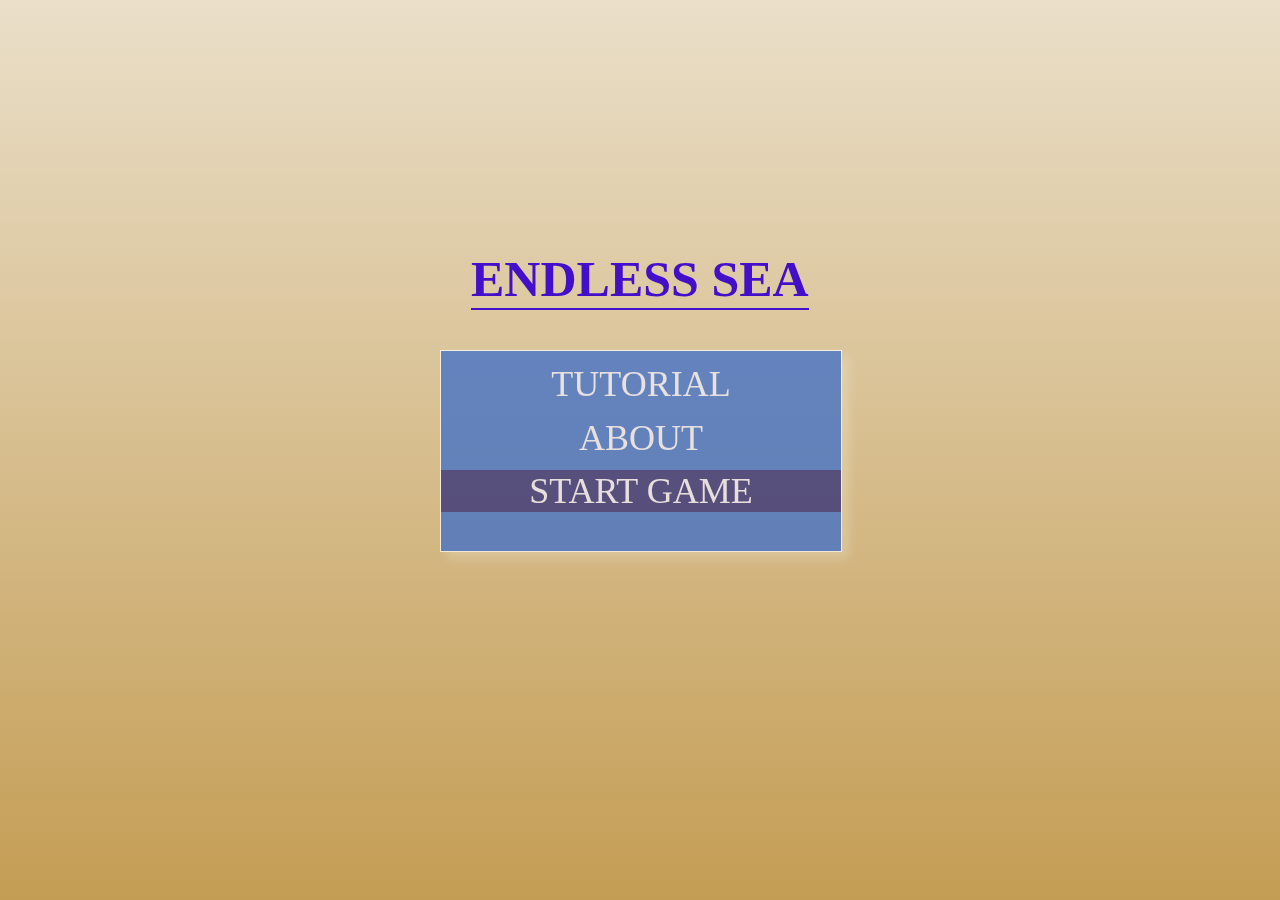
<file: g/index.html>
<!doctype html>
<html>
<head>
<meta charset="utf-8">
<title>Endless Sea</title>
<link href="css/style.css" rel="stylesheet" type="text/css">
</head>
<script src="js/jquery-2.1.1.min.js">
</script>
<body>
</body>
<script src="js/main.js">
</script>
</html>
</file>
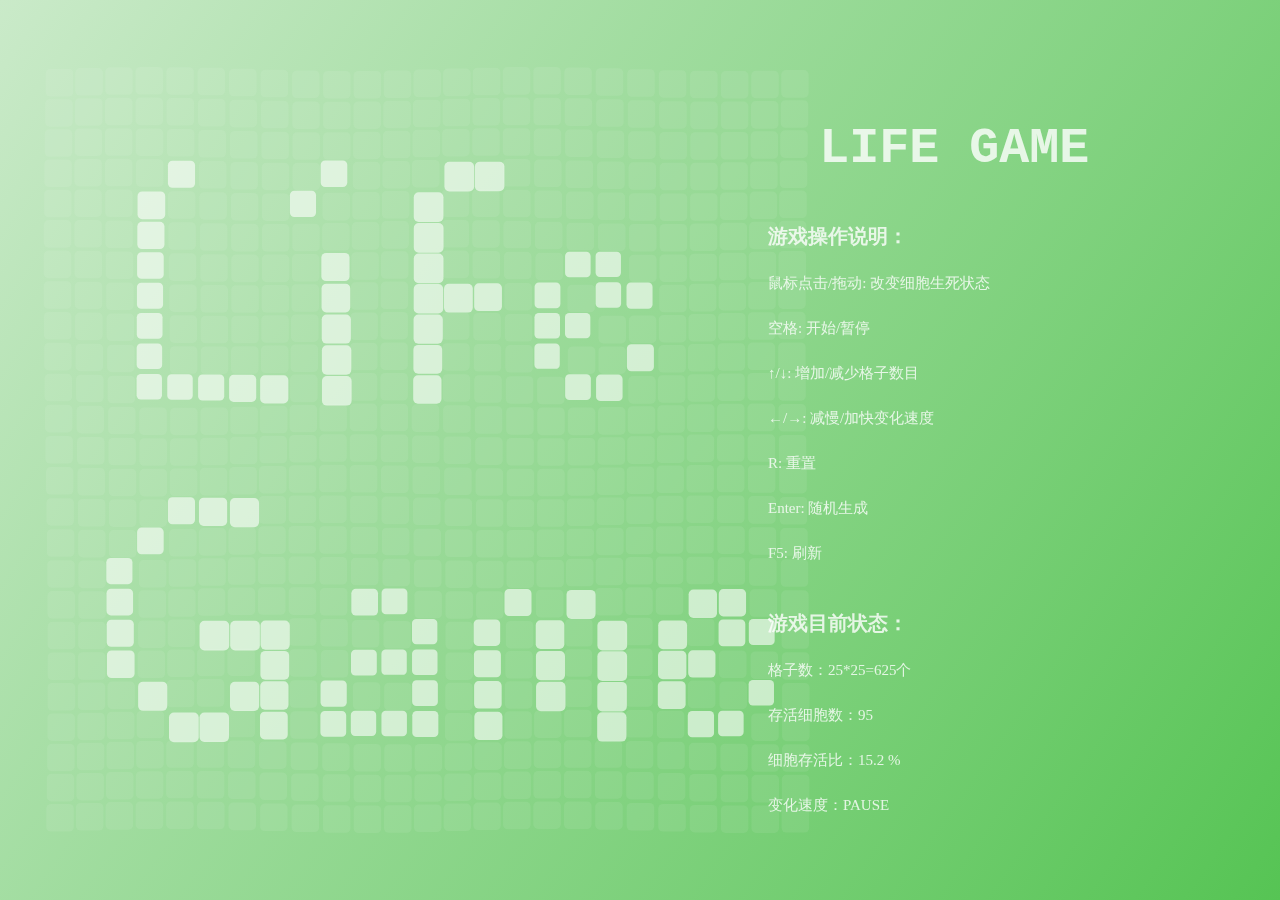
<file: LifeGame/index.html>
<!doctype html>
<html>
	<head>
		<meta charset="utf-8">
		<title>
			ライフゲーム
		</title>
	</head>
	<script src="js/jquery-2.1.1.min.js">
	</script>
	<body>
	</body>
	<script src="js/main.js">
	</script>
</html>
</file>
<file: g/css/style.css>
#die,#startgame,#pause
{
	cursor:default;
	position:absolute;
	width:400px;
	height:200px;
	background:#3369cd;
	opacity:0.7;
	text-align:center;
	font-family:'华文细黑', 'STHeiti Light','STXihei','黑体';
	font-size:36px;
	color:#eef;
	box-shadow: 7px 7px 10px rgba(255,255,255,0.3);
	border:1px solid #fff;
}



#instructions,#about,#score,#ranking
{
	font-size:36px;
	margin-top:12px;

}

.title
{
	border-bottom:2px solid #430fc8;
	
	position: absolute;
	height: auto;
	font-family:'华文细黑', 'STHeiti Light','STXihei','黑体';
	font-size:50px;
	font-weight: bold;
	color:#430fc8;

}

.moreinfo/*两侧的窗口*/
{
	position:absolute;
	font-family:'华文细黑', 'STHeiti Light','STXihei','黑体';
	font-size:18px;
	height:200px;
	background:#1954c0;
	opacity:0.7;
	padding-left:10px;
	text-align:left;
	color:#eef;
	box-shadow: 7px 7px 10px rgba(255,255,255,0.3);
	border:1px solid #fff;
	display:none;
}

.info
{
	position:absolute;
	text-align:center;
	font-family:'华文细黑', 'STHeiti Light','STXihei','黑体';
	font-size:18px;
	width:200px;
	height:100px;
	color:#3369cd;
}

.button
{
	margin-top:11px;
	background:#227;
}
</file>
